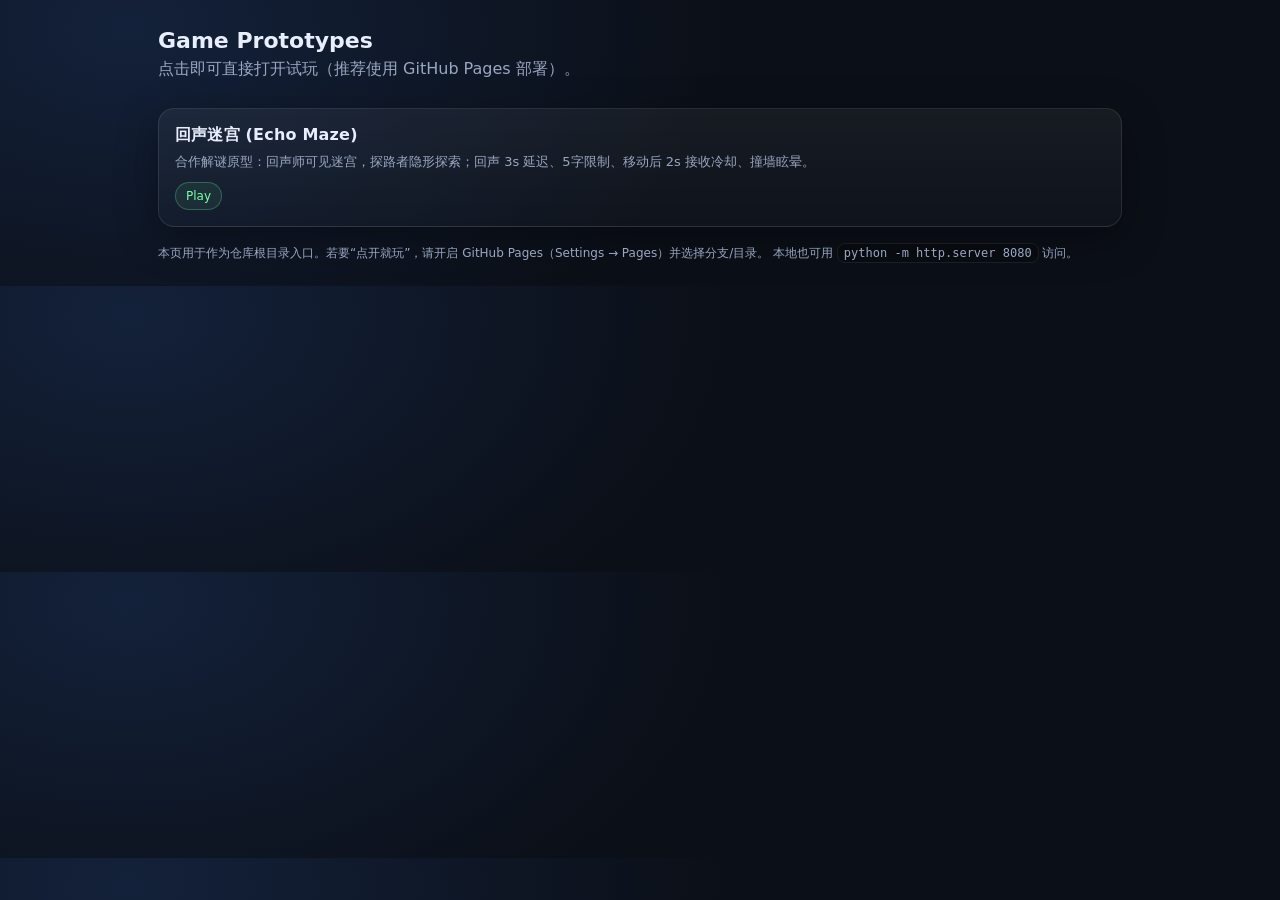
<file: index.html>
<!doctype html>
<html lang="zh-CN">
<head>
  <meta charset="UTF-8" />
  <meta name="viewport" content="width=device-width, initial-scale=1" />
  <title>ClawCenter | Game Prototypes</title>
  <style>
    :root{--bg:#0b0f17;--card:#0f1624;--text:#e8eefc;--muted:#9aa7c2;--line:#22304a;--accent:#79ffa8}
    *{box-sizing:border-box}
    body{margin:0;font-family:system-ui,-apple-system,Segoe UI,Roboto,Arial;background:radial-gradient(1100px 700px at 10% 10%, #13213a 0%, var(--bg) 55%),linear-gradient(180deg, rgba(255,255,255,.04), rgba(0,0,0,0));color:var(--text)}
    header{max-width:1000px;margin:0 auto;padding:28px 18px 10px}
    h1{margin:0 0 6px;font-size:22px}
    p{margin:0;color:var(--muted)}
    main{max-width:1000px;margin:0 auto;padding:18px;display:grid;grid-template-columns:repeat(auto-fit,minmax(260px,1fr));gap:14px}
    a.card{display:block;padding:16px 16px;border-radius:16px;text-decoration:none;color:var(--text);
      border:1px solid rgba(255,255,255,.10); background:linear-gradient(180deg, rgba(255,255,255,.05), rgba(255,255,255,.02));
      box-shadow: 0 12px 40px rgba(0,0,0,.35);
    }
    a.card:hover{border-color:rgba(255,255,255,.2)}
    .title{font-weight:900;letter-spacing:.2px}
    .desc{color:var(--muted);margin-top:6px;font-size:13px;line-height:1.5}
    .tag{display:inline-block;margin-top:10px;font-size:12px;color:var(--accent);border:1px solid rgba(121,255,168,.25);background:rgba(121,255,168,.08);padding:6px 10px;border-radius:999px}
    footer{max-width:1000px;margin:0 auto;padding:0 18px 24px;color:var(--muted);font-size:12px}
    code{background:rgba(0,0,0,.25);padding:2px 6px;border-radius:8px;border:1px solid rgba(255,255,255,.08)}
  </style>
</head>
<body>
  <header>
    <h1>Game Prototypes</h1>
    <p>点击即可直接打开试玩（推荐使用 GitHub Pages 部署）。</p>
  </header>
  <main>
    <a class="card" href="auto-coding/echo-maze/">
      <div class="title">回声迷宫 (Echo Maze)</div>
      <div class="desc">合作解谜原型：回声师可见迷宫，探路者隐形探索；回声 3s 延迟、5字限制、移动后 2s 接收冷却、撞墙眩晕。</div>
      <div class="tag">Play</div>
    </a>
  </main>
  <footer>
    本页用于作为仓库根目录入口。若要“点开就玩”，请开启 GitHub Pages（Settings → Pages）并选择分支/目录。
    本地也可用 <code>python -m http.server 8080</code> 访问。
  </footer>
</body>
</html>
</file>
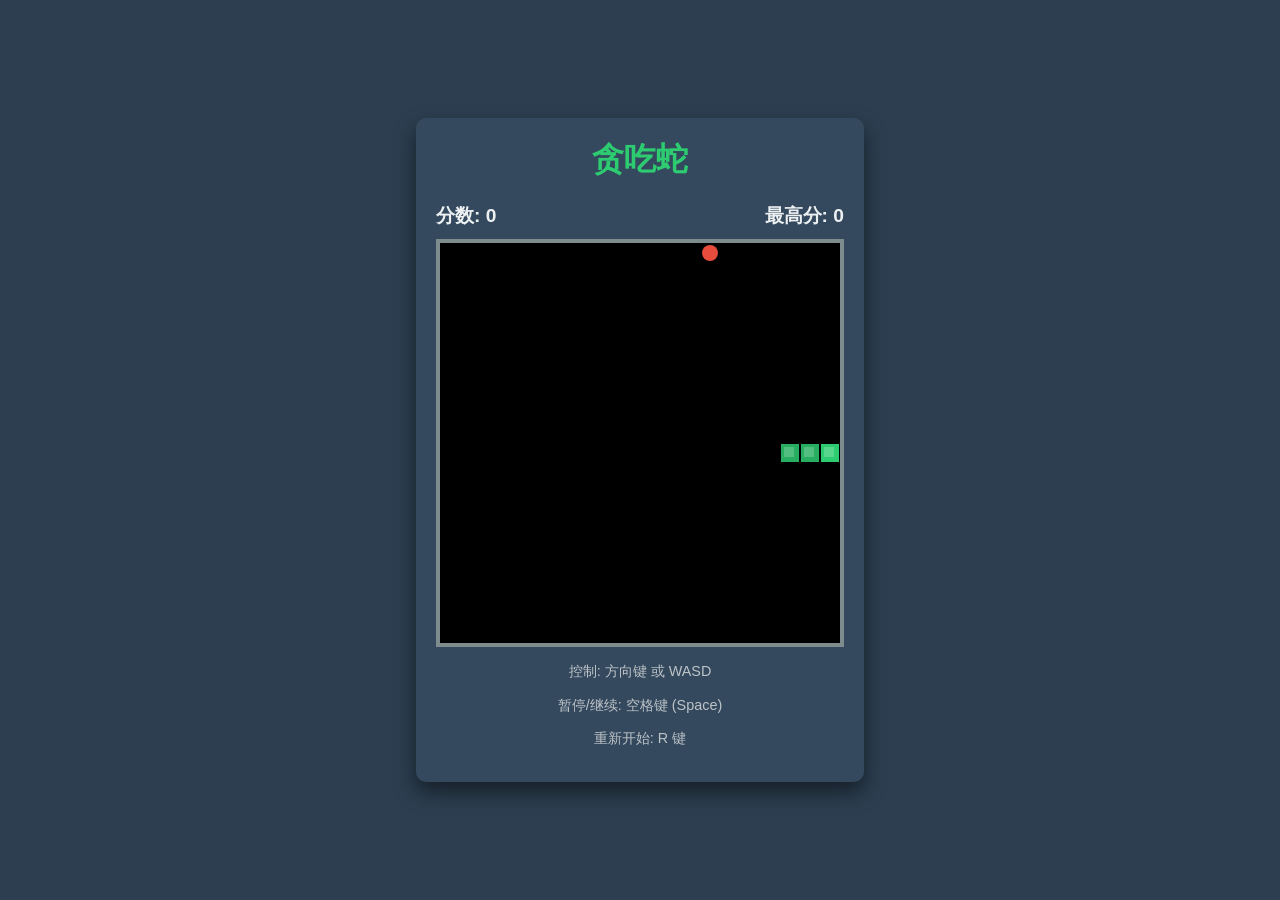
<file: snake-game/index.html>
<!DOCTYPE html>
<html lang="zh-CN">
<head>
    <meta charset="UTF-8">
    <meta name="viewport" content="width=device-width, initial-scale=1.0">
    <title>贪吃蛇 (Snake Game)</title>
    <link rel="stylesheet" href="style.css">
</head>
<body>
    <div class="game-container">
        <h1>贪吃蛇</h1>
        <div class="score-board">
            <span>分数: <span id="score">0</span></span>
            <span>最高分: <span id="high-score">0</span></span>
        </div>
        <canvas id="gameCanvas" width="400" height="400"></canvas>
        <div class="controls">
            <p>控制: 方向键 或 WASD</p>
            <p>暂停/继续: 空格键 (Space)</p>
            <p>重新开始: R 键</p>
        </div>
        <div id="game-over-modal" class="modal hidden">
            <div class="modal-content">
                <h2>游戏结束!</h2>
                <p>你的分数: <span id="final-score">0</span></p>
                <button id="restart-btn">重新开始 (R)</button>
            </div>
        </div>
    </div>
    <script src="game.js"></script>
</body>
</html>
</file>
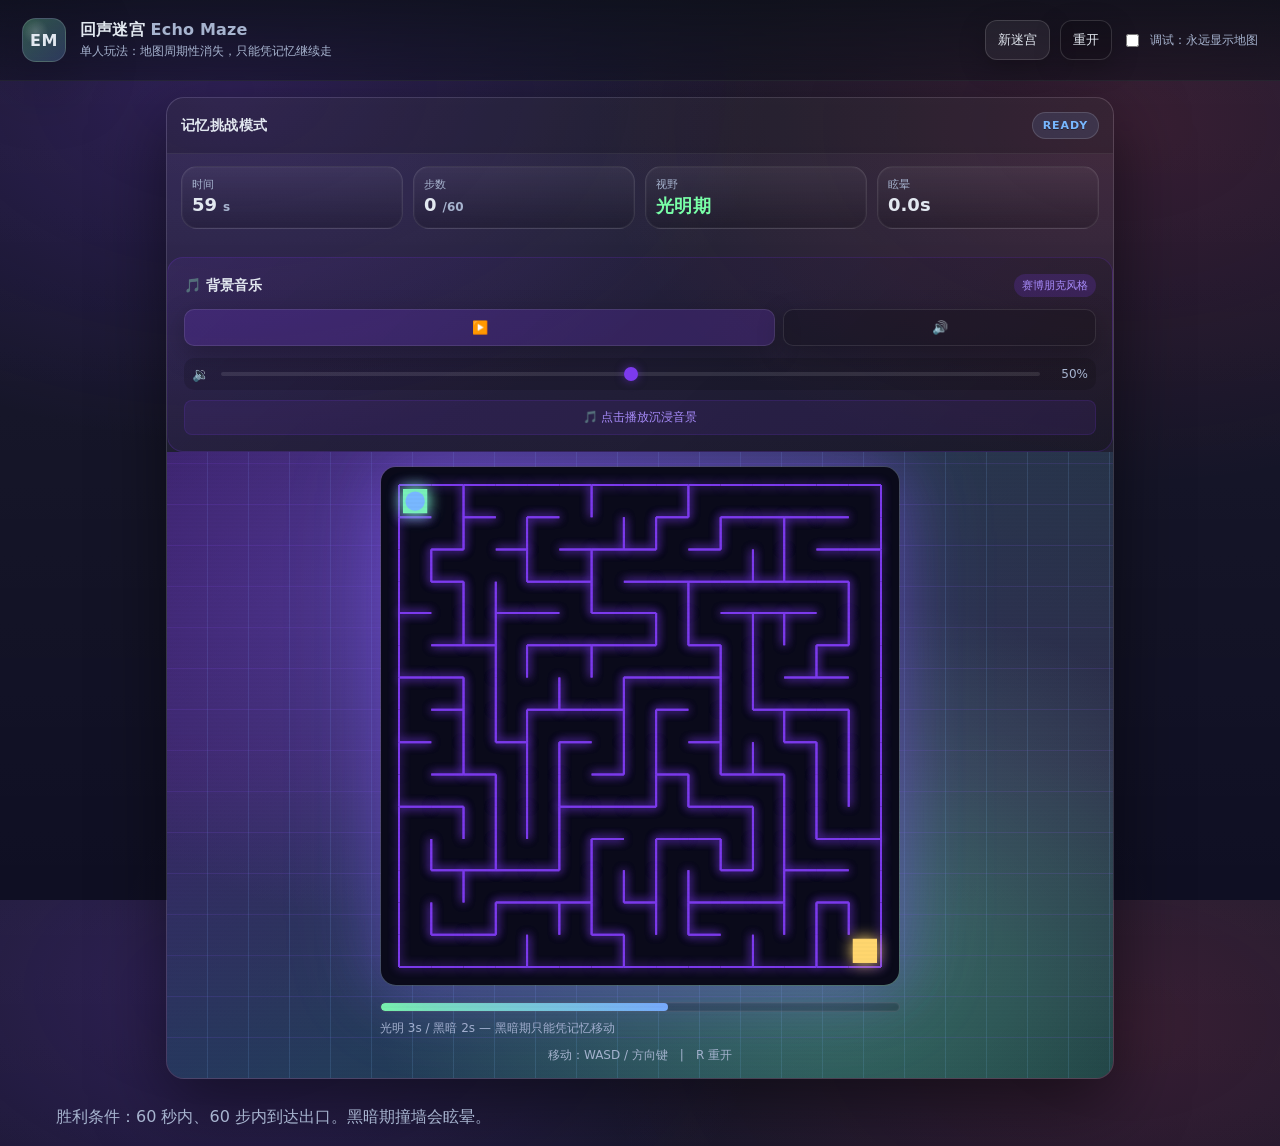
<file: auto-coding/echo-maze/index.html>
<!doctype html>
<html lang="zh-CN">
<head>
  <meta charset="UTF-8" />
  <meta name="viewport" content="width=device-width, initial-scale=1" />
  <title>Echo Maze | 回声迷宫 - 记忆挑战</title>
  <link rel="stylesheet" href="style.css" />
</head>
<body>
  <header class="topbar">
    <div class="brand">
      <div class="logo">EM</div>
      <div>
        <div class="title">回声迷宫 <span class="muted">Echo Maze</span></div>
        <div class="subtitle">单人玩法：地图周期性消失，只能凭记忆继续走</div>
      </div>
    </div>
    <div class="controls">
      <button id="btnNew">新迷宫</button>
      <button id="btnReset" class="secondary">重开</button>
      <label class="toggle">
        <input id="chkAssist" type="checkbox" />
        <span>调试：永远显示地图</span>
      </label>
    </div>
  </header>

  <main class="grid one">
    <section class="panel" id="panelSolo">
      <div class="panelHeader">
        <h2>记忆挑战模式</h2>
        <div class="badge neutral" id="runnerStatus">READY</div>
      </div>

      <div class="hud">
        <div class="hudItem"><div class="k">时间</div><div class="v"><span id="timeLeft">60</span><span class="unit">s</span></div></div>
        <div class="hudItem"><div class="k">步数</div><div class="v"><span id="steps">0</span><span class="unit">/60</span></div></div>
        <div class="hudItem"><div class="k">视野</div><div class="v"><span id="visMode" class="vis-mode visible">光明期</span></div></div>
        <div class="hudItem"><div class="k">眩晕</div><div class="v" id="stun">0.0s</div></div>
      </div>

      <!-- 音乐控制面板 -->
      <div class="music-controls">
        <div class="music-header">
          <span class="music-label">🎵 背景音乐</span>
          <span class="music-mode" id="musicModeBadge">赛博朋克风格</span>
        </div>
        <div class="music-buttons">
          <button id="btnMusicToggle" class="music-btn" title="播放/暂停">
            <span id="musicIcon">▶️</span>
          </button>
          <button id="btnMusicMute" class="music-btn secondary" title="静音">
            <span id="muteIcon">🔊</span>
          </button>
        </div>
        <div class="volume-control">
          <span class="volume-icon">🔉</span>
          <input type="range" id="volumeSlider" min="0" max="100" value="50" class="volume-slider">
          <span id="volumeValue" class="volume-value">50%</span>
        </div>
        <div class="music-status" id="musicStatus">🎵 点击播放沉浸音景</div>
      </div>

      <div class="canvasWrap">
        <canvas id="gameCanvas" width="520" height="520"></canvas>

        <div class="visBarWrap" aria-label="visibility bar">
          <div class="visBarTrack"><div id="visBar" class="visBar"></div></div>
          <div class="visHint">光明 3s / 黑暗 2s — 黑暗期只能凭记忆移动</div>
        </div>

        <div class="hint">移动：WASD / 方向键　|　R 重开</div>
      </div>
    </section>
  </main>

  <footer class="footer">
    <div class="muted">胜利条件：60 秒内、60 步内到达出口。黑暗期撞墙会眩晕。</div>
  </footer>

  <script defer src="music.js"></script>
  <script defer src="memory-game.js"></script>
</body>
</html>
</file>
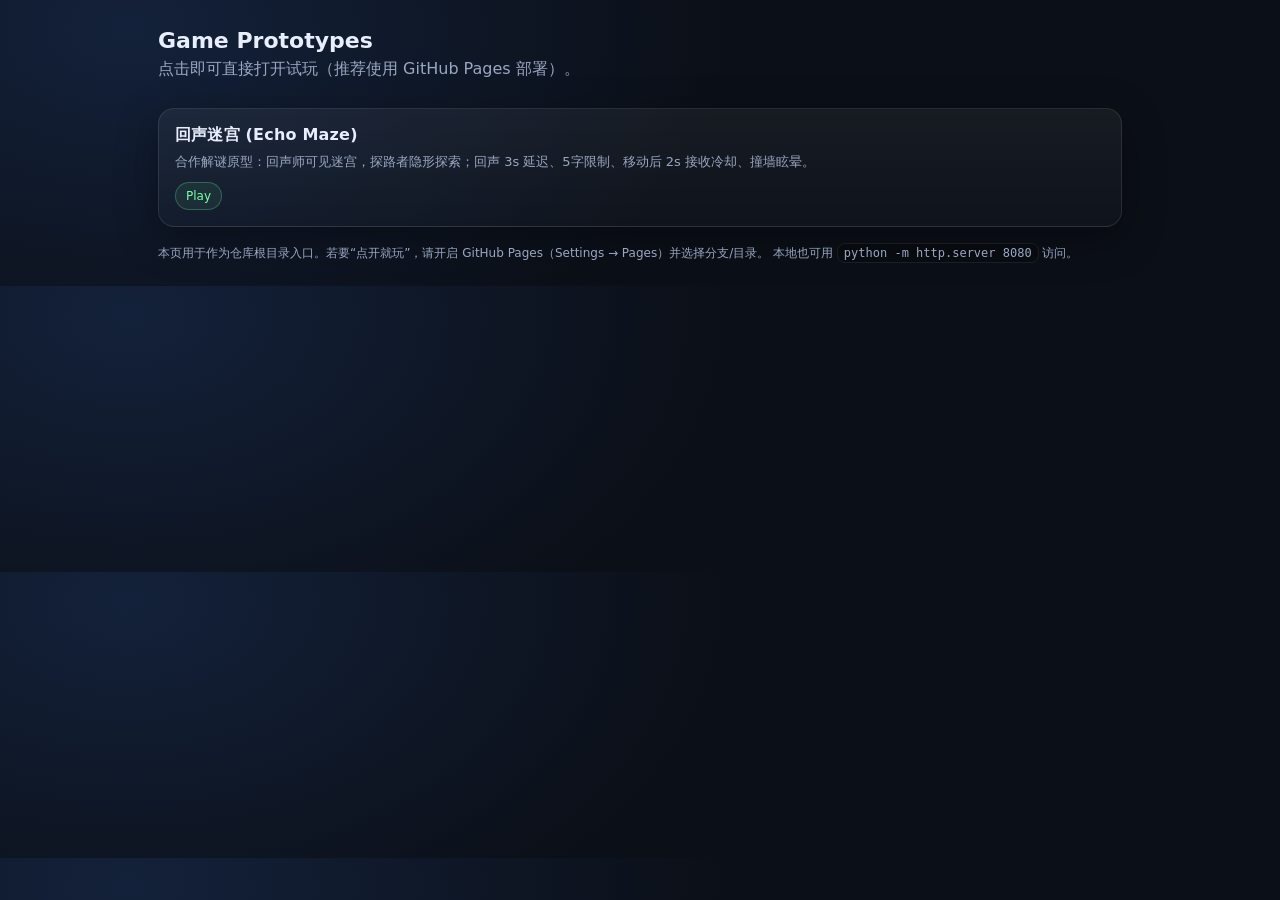
<file: echo-maze.html>
<!doctype html>
<html lang="zh-CN">
<head>
  <meta charset="UTF-8" />
  <meta name="viewport" content="width=device-width, initial-scale=1" />
  <title>回声迷宫 | Echo Maze</title>
  <style>
    :root{--bg:#0b0f17;--card:#0f1624;--text:#e8eefc;--muted:#9aa7c2;--line:#22304a;--accent:#79ffa8}
    *{box-sizing:border-box}
    body{margin:0;font-family:system-ui,-apple-system,Segoe UI,Roboto,Arial;background:radial-gradient(1100px 700px at 10% 10%, #13213a 0%, var(--bg) 55%),linear-gradient(180deg, rgba(255,255,255,.04), rgba(0,0,0,0));color:var(--text)}
    header{max-width:1000px;margin:0 auto;padding:28px 18px 10px}
    h1{margin:0 0 6px;font-size:22px}
    p{margin:0;color:var(--muted)}
    main{max-width:1000px;margin:0 auto;padding:18px;display:grid;grid-template-columns:repeat(auto-fit,minmax(260px,1fr));gap:14px}
    a.card{display:block;padding:16px 16px;border-radius:16px;text-decoration:none;color:var(--text);
      border:1px solid rgba(255,255,255,.10); background:linear-gradient(180deg, rgba(255,255,255,.05), rgba(255,255,255,.02));
      box-shadow: 0 12px 40px rgba(0,0,0,.35);
    }
    a.card:hover{border-color:rgba(255,255,255,.2)}
    .title{font-weight:900;letter-spacing:.2px}
    .desc{color:var(--muted);margin-top:6px;font-size:13px;line-height:1.5}
    .tag{display:inline-block;margin-top:10px;font-size:12px;color:var(--accent);border:1px solid rgba(121,255,168,.25);background:rgba(121,255,168,.08);padding:6px 10px;border-radius:999px}
    footer{max-width:1000px;margin:0 auto;padding:0 18px 24px;color:var(--muted);font-size:12px}
    code{background:rgba(0,0,0,.25);padding:2px 6px;border-radius:8px;border:1px solid rgba(255,255,255,.08)}
  </style>
</head>
<body>
  <header>
    <h1>Game Prototypes</h1>
    <p>点击即可直接打开试玩（推荐使用 GitHub Pages 部署）。</p>
  </header>
  <main>
    <a class="card" href="auto-coding/echo-maze/">
      <div class="title">回声迷宫 (Echo Maze)</div>
      <div class="desc">合作解谜原型：回声师可见迷宫，探路者隐形探索；回声 3s 延迟、5字限制、移动后 2s 接收冷却、撞墙眩晕。</div>
      <div class="tag">Play</div>
    </a>
  </main>
  <footer>
    本页用于作为仓库根目录入口。若要“点开就玩”，请开启 GitHub Pages（Settings → Pages）并选择分支/目录。
    本地也可用 <code>python -m http.server 8080</code> 访问。
  </footer>
</body>
</html>
</file>
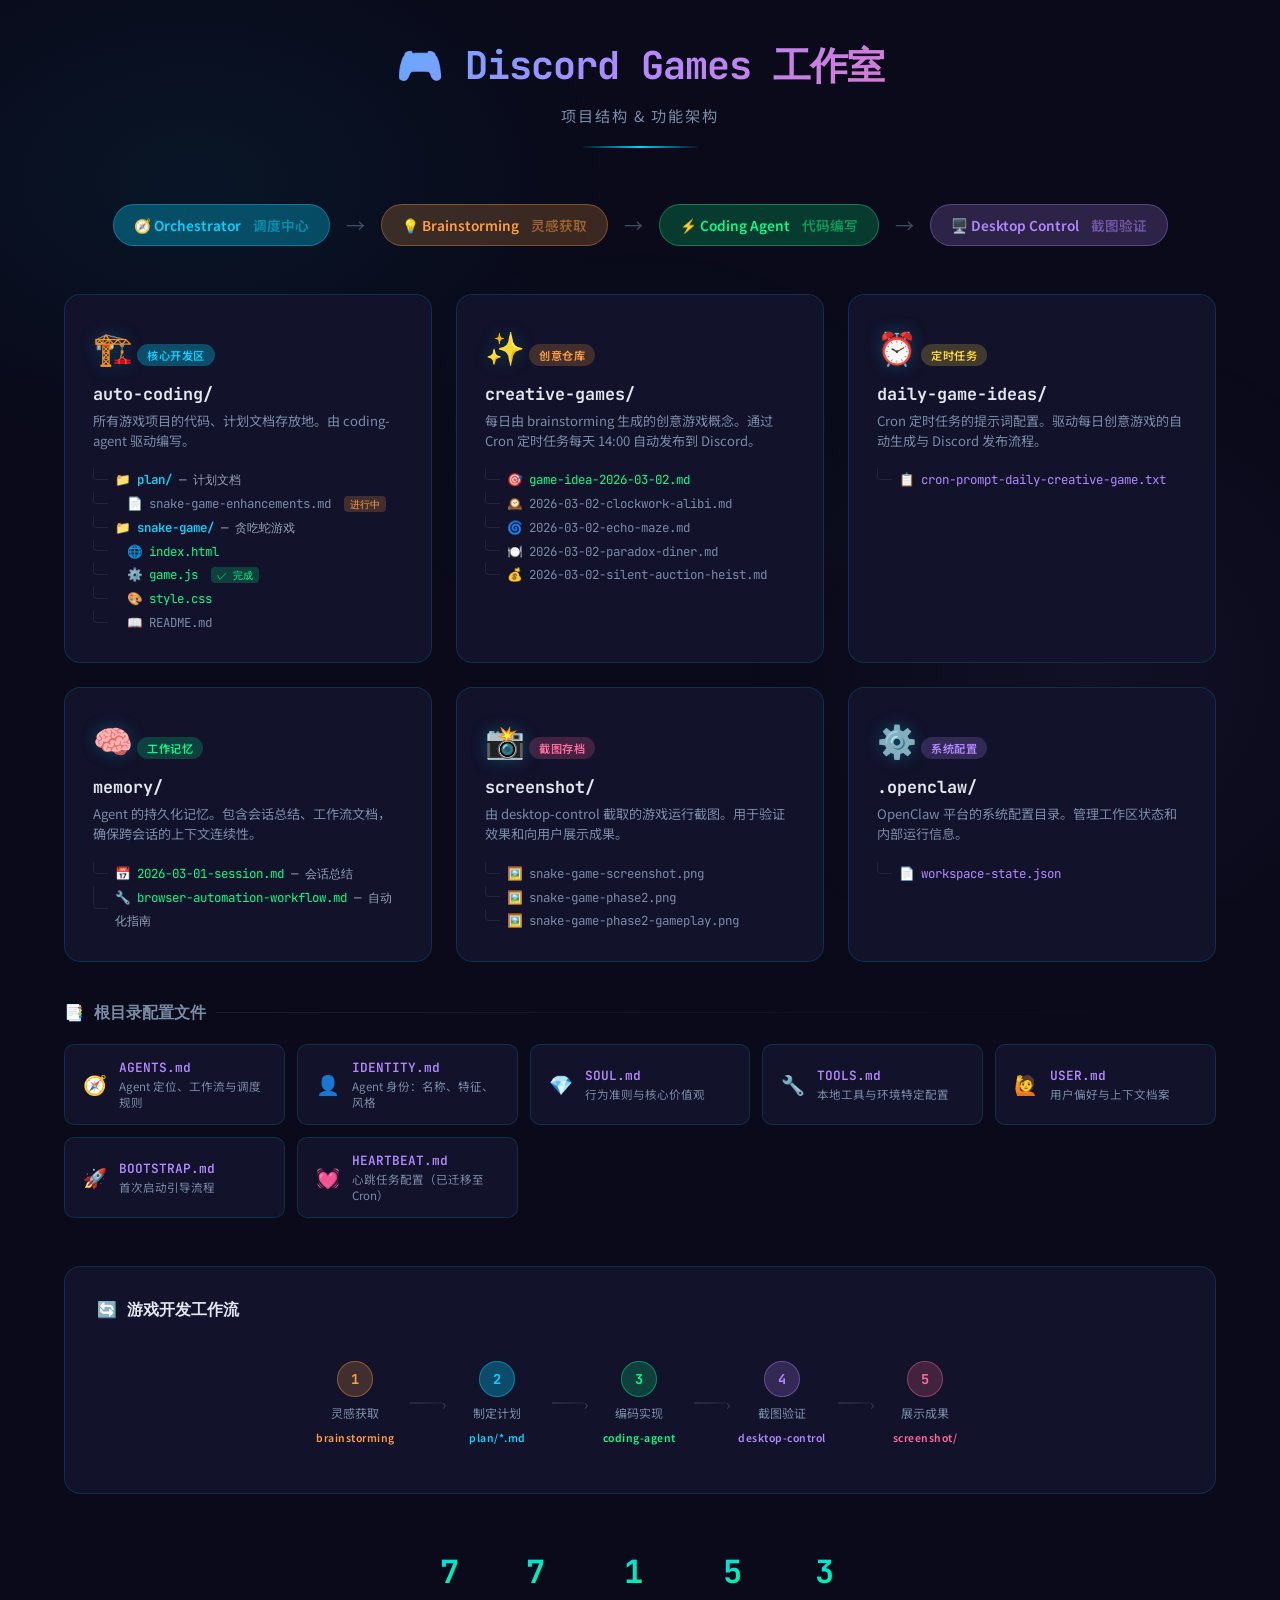
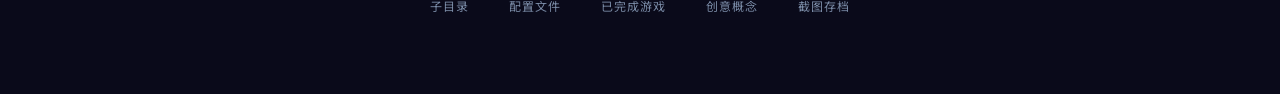
<file: project-structure.html>
<!DOCTYPE html>
<html lang="zh-CN">
<head>
<meta charset="UTF-8">
<meta name="viewport" content="width=device-width, initial-scale=1.0">
<title>🎮 Discord Games 工作室 - 项目结构</title>
<link href="https://fonts.googleapis.com/css2?family=JetBrains+Mono:wght@400;600;700&family=Noto+Sans+SC:wght@300;400;600;700&display=swap" rel="stylesheet">
<style>
  :root {
    --bg-deep: #0a0a1a;
    --bg-card: #12122a;
    --bg-card-hover: #1a1a3a;
    --border-glow: rgba(0, 212, 255, 0.15);
    --cyan: #00d4ff;
    --cyan-dim: rgba(0, 212, 255, 0.3);
    --green: #00ff88;
    --green-dim: rgba(0, 255, 136, 0.2);
    --purple: #b388ff;
    --purple-dim: rgba(179, 136, 255, 0.2);
    --orange: #ff9f43;
    --orange-dim: rgba(255, 159, 67, 0.2);
    --pink: #ff6b9d;
    --pink-dim: rgba(255, 107, 157, 0.2);
    --yellow: #ffd93d;
    --yellow-dim: rgba(255, 217, 61, 0.2);
    --text: #e2e8f0;
    --text-dim: #7a8ba6;
    --text-label: #94a3b8;
    --radius: 16px;
    --radius-sm: 10px;
  }

  * { margin: 0; padding: 0; box-sizing: border-box; }

  body {
    background: var(--bg-deep);
    color: var(--text);
    font-family: 'Noto Sans SC', sans-serif;
    min-height: 100vh;
    overflow-x: hidden;
  }

  /* ── ambient background ── */
  body::before {
    content: '';
    position: fixed;
    inset: 0;
    background:
      radial-gradient(ellipse 600px 400px at 15% 20%, rgba(0,212,255,.06) 0%, transparent 70%),
      radial-gradient(ellipse 500px 500px at 85% 75%, rgba(179,136,255,.05) 0%, transparent 70%),
      radial-gradient(ellipse 400px 300px at 50% 50%, rgba(0,255,136,.03) 0%, transparent 70%);
    pointer-events: none;
    z-index: 0;
  }

  .container {
    max-width: 1200px;
    margin: 0 auto;
    padding: 40px 24px 80px;
    position: relative;
    z-index: 1;
  }

  /* ── header ── */
  .header {
    text-align: center;
    margin-bottom: 56px;
    animation: fadeInDown .8s ease;
  }

  .header h1 {
    font-family: 'JetBrains Mono', monospace;
    font-size: 2.4rem;
    font-weight: 700;
    background: linear-gradient(135deg, var(--cyan), var(--purple), var(--pink));
    -webkit-background-clip: text;
    -webkit-text-fill-color: transparent;
    background-clip: text;
    letter-spacing: -1px;
    margin-bottom: 12px;
  }

  .header .subtitle {
    font-size: .95rem;
    color: var(--text-dim);
    letter-spacing: 2px;
    text-transform: uppercase;
  }

  .header .divider {
    width: 120px;
    height: 2px;
    margin: 20px auto 0;
    background: linear-gradient(90deg, transparent, var(--cyan), transparent);
    border-radius: 2px;
  }

  /* ── agent flow ── */
  .agent-flow {
    display: flex;
    justify-content: center;
    align-items: center;
    gap: 16px;
    margin-bottom: 48px;
    flex-wrap: wrap;
    animation: fadeInUp .8s ease .2s both;
  }

  .agent-chip {
    display: flex;
    align-items: center;
    gap: 8px;
    padding: 10px 20px;
    border-radius: 100px;
    font-size: .85rem;
    font-weight: 600;
    border: 1.5px solid;
    backdrop-filter: blur(8px);
    transition: all .3s ease;
    cursor: default;
  }

  .agent-chip:hover { transform: translateY(-2px); }

  .agent-chip.brainstorm {
    background: var(--orange-dim);
    border-color: rgba(255,159,67,.35);
    color: var(--orange);
  }
  .agent-chip.coding {
    background: var(--green-dim);
    border-color: rgba(0,255,136,.35);
    color: var(--green);
  }
  .agent-chip.desktop {
    background: var(--purple-dim);
    border-color: rgba(179,136,255,.35);
    color: var(--purple);
  }
  .agent-chip.orchestrator {
    background: var(--cyan-dim);
    border-color: rgba(0,212,255,.35);
    color: var(--cyan);
  }

  .flow-arrow {
    color: var(--text-dim);
    font-size: 1.2rem;
    opacity: .5;
  }

  /* ── card grid ── */
  .grid {
    display: grid;
    grid-template-columns: repeat(auto-fill, minmax(340px, 1fr));
    gap: 24px;
  }

  .card {
    background: var(--bg-card);
    border: 1px solid var(--border-glow);
    border-radius: var(--radius);
    padding: 28px;
    position: relative;
    overflow: hidden;
    transition: all .4s cubic-bezier(.25,.8,.25,1);
    animation: fadeInUp .6s ease both;
  }

  .card::before {
    content: '';
    position: absolute;
    top: 0; left: 0; right: 0;
    height: 3px;
    border-radius: var(--radius) var(--radius) 0 0;
    opacity: 0;
    transition: opacity .4s ease;
  }

  .card:hover {
    transform: translateY(-4px);
    border-color: rgba(0,212,255,.3);
    box-shadow: 0 12px 40px rgba(0,0,0,.4), 0 0 30px rgba(0,212,255,.06);
  }

  .card:hover::before { opacity: 1; }

  .card:nth-child(1) { animation-delay: .1s; }
  .card:nth-child(2) { animation-delay: .2s; }
  .card:nth-child(3) { animation-delay: .3s; }
  .card:nth-child(4) { animation-delay: .4s; }
  .card:nth-child(5) { animation-delay: .5s; }
  .card:nth-child(6) { animation-delay: .6s; }

  .card.cyan::before    { background: linear-gradient(90deg, var(--cyan), transparent); }
  .card.green::before   { background: linear-gradient(90deg, var(--green), transparent); }
  .card.purple::before  { background: linear-gradient(90deg, var(--purple), transparent); }
  .card.orange::before  { background: linear-gradient(90deg, var(--orange), transparent); }
  .card.pink::before    { background: linear-gradient(90deg, var(--pink), transparent); }
  .card.yellow::before  { background: linear-gradient(90deg, var(--yellow), transparent); }

  .card-icon {
    font-size: 2rem;
    margin-bottom: 14px;
    display: inline-block;
    filter: drop-shadow(0 0 8px rgba(0,212,255,.25));
  }

  .card-title {
    font-family: 'JetBrains Mono', monospace;
    font-size: 1.05rem;
    font-weight: 700;
    margin-bottom: 6px;
    display: flex;
    align-items: center;
    gap: 8px;
  }

  .card-desc {
    font-size: .82rem;
    color: var(--text-dim);
    margin-bottom: 18px;
    line-height: 1.5;
  }

  /* tag */
  .tag {
    display: inline-block;
    font-size: .7rem;
    font-weight: 600;
    padding: 3px 10px;
    border-radius: 100px;
    letter-spacing: .5px;
    margin-bottom: 14px;
  }

  .tag.core     { background: var(--cyan-dim);   color: var(--cyan); }
  .tag.creative { background: var(--orange-dim); color: var(--orange); }
  .tag.system   { background: var(--purple-dim); color: var(--purple); }
  .tag.data     { background: var(--green-dim);  color: var(--green); }
  .tag.media    { background: var(--pink-dim);   color: var(--pink); }
  .tag.config   { background: var(--yellow-dim); color: var(--yellow); }

  /* file tree inside card */
  .tree {
    list-style: none;
    font-family: 'JetBrains Mono', monospace;
    font-size: .78rem;
    line-height: 1.9;
  }

  .tree li {
    position: relative;
    padding-left: 22px;
    color: var(--text-label);
  }

  .tree li::before {
    content: '';
    position: absolute;
    left: 0; top: 0; bottom: 50%;
    width: 14px;
    border-left: 1.5px solid rgba(255,255,255,.08);
    border-bottom: 1.5px solid rgba(255,255,255,.08);
    border-radius: 0 0 0 4px;
  }

  .tree li:last-child::after {
    content: '';
    position: absolute;
    left: 0; top: 50%; bottom: 0;
    width: 1px;
    background: var(--bg-card);
  }

  .tree .icon { margin-right: 6px; font-style: normal; }

  .tree .folder { color: var(--cyan); font-weight: 600; }
  .tree .file   { color: var(--text-dim); }
  .tree .file-hl { color: var(--green); }
  .tree .file-cfg { color: var(--purple); }

  .tree .badge {
    font-size: .65rem;
    padding: 1px 6px;
    border-radius: 4px;
    margin-left: 6px;
    vertical-align: middle;
  }

  .tree .badge-done {
    background: var(--green-dim);
    color: var(--green);
  }
  .tree .badge-wip {
    background: var(--orange-dim);
    color: var(--orange);
  }

  /* ── config files section ── */
  .config-section {
    margin-top: 40px;
    animation: fadeInUp .6s ease .7s both;
  }

  .config-title {
    font-family: 'JetBrains Mono', monospace;
    font-size: 1rem;
    font-weight: 600;
    color: var(--text-dim);
    margin-bottom: 20px;
    display: flex;
    align-items: center;
    gap: 10px;
  }

  .config-title::after {
    content: '';
    flex: 1;
    height: 1px;
    background: linear-gradient(90deg, rgba(255,255,255,.08), transparent);
  }

  .config-grid {
    display: grid;
    grid-template-columns: repeat(auto-fill, minmax(220px, 1fr));
    gap: 12px;
  }

  .config-item {
    display: flex;
    align-items: center;
    gap: 12px;
    padding: 14px 18px;
    background: var(--bg-card);
    border: 1px solid var(--border-glow);
    border-radius: var(--radius-sm);
    font-size: .82rem;
    transition: all .3s ease;
    cursor: default;
  }

  .config-item:hover {
    border-color: rgba(179,136,255,.3);
    transform: translateX(4px);
    background: var(--bg-card-hover);
  }

  .config-item .cfg-icon {
    font-size: 1.2rem;
    flex-shrink: 0;
  }

  .config-item .cfg-name {
    font-family: 'JetBrains Mono', monospace;
    font-weight: 600;
    color: var(--purple);
    font-size: .8rem;
  }

  .config-item .cfg-desc {
    font-size: .72rem;
    color: var(--text-dim);
    margin-top: 2px;
  }

  /* ── footer stats ── */
  .stats {
    display: flex;
    justify-content: center;
    gap: 40px;
    margin-top: 56px;
    flex-wrap: wrap;
    animation: fadeInUp .6s ease .9s both;
  }

  .stat {
    text-align: center;
  }

  .stat-value {
    font-family: 'JetBrains Mono', monospace;
    font-size: 2rem;
    font-weight: 700;
    background: linear-gradient(135deg, var(--cyan), var(--green));
    -webkit-background-clip: text;
    -webkit-text-fill-color: transparent;
    background-clip: text;
  }

  .stat-label {
    font-size: .75rem;
    color: var(--text-dim);
    letter-spacing: 1px;
    text-transform: uppercase;
    margin-top: 4px;
  }

  /* ── floating particles ── */
  .particles {
    position: fixed;
    inset: 0;
    pointer-events: none;
    z-index: 0;
    overflow: hidden;
  }

  .particle {
    position: absolute;
    width: 3px;
    height: 3px;
    border-radius: 50%;
    opacity: 0;
    animation: float linear infinite;
  }

  @keyframes float {
    0%   { opacity: 0; transform: translateY(100vh) scale(0); }
    10%  { opacity: 1; }
    90%  { opacity: 1; }
    100% { opacity: 0; transform: translateY(-20vh) scale(1); }
  }

  @keyframes fadeInDown {
    from { opacity: 0; transform: translateY(-30px); }
    to   { opacity: 1; transform: translateY(0); }
  }

  @keyframes fadeInUp {
    from { opacity: 0; transform: translateY(30px); }
    to   { opacity: 1; transform: translateY(0); }
  }

  /* ── workflow ribbon ── */
  .workflow {
    margin-top: 48px;
    padding: 32px;
    background: var(--bg-card);
    border: 1px solid var(--border-glow);
    border-radius: var(--radius);
    animation: fadeInUp .6s ease .8s both;
  }

  .workflow h3 {
    font-family: 'JetBrains Mono', monospace;
    font-size: 1rem;
    margin-bottom: 24px;
    color: var(--text);
  }

  .flow-steps {
    display: flex;
    align-items: center;
    gap: 0;
    flex-wrap: wrap;
    justify-content: center;
  }

  .flow-step {
    display: flex;
    flex-direction: column;
    align-items: center;
    gap: 8px;
    min-width: 110px;
    padding: 16px 12px;
    transition: transform .3s ease;
  }

  .flow-step:hover { transform: scale(1.08); }

  .flow-step .step-num {
    width: 36px;
    height: 36px;
    display: flex;
    align-items: center;
    justify-content: center;
    border-radius: 50%;
    font-family: 'JetBrains Mono', monospace;
    font-weight: 700;
    font-size: .85rem;
  }

  .flow-step:nth-child(1) .step-num { background: var(--orange-dim); color: var(--orange); border: 1.5px solid rgba(255,159,67,.4); }
  .flow-step:nth-child(3) .step-num { background: var(--cyan-dim); color: var(--cyan); border: 1.5px solid rgba(0,212,255,.4); }
  .flow-step:nth-child(5) .step-num { background: var(--green-dim); color: var(--green); border: 1.5px solid rgba(0,255,136,.4); }
  .flow-step:nth-child(7) .step-num { background: var(--purple-dim); color: var(--purple); border: 1.5px solid rgba(179,136,255,.4); }
  .flow-step:nth-child(9) .step-num { background: var(--pink-dim); color: var(--pink); border: 1.5px solid rgba(255,107,157,.4); }

  .flow-step .step-label {
    font-size: .75rem;
    color: var(--text-dim);
    text-align: center;
    line-height: 1.4;
  }

  .flow-step .step-agent {
    font-size: .65rem;
    font-weight: 600;
    letter-spacing: .5px;
  }

  .flow-connector {
    width: 32px;
    height: 2px;
    background: linear-gradient(90deg, rgba(255,255,255,.1), rgba(255,255,255,.04));
    flex-shrink: 0;
    position: relative;
  }

  .flow-connector::after {
    content: '›';
    position: absolute;
    right: -4px;
    top: -9px;
    color: var(--text-dim);
    font-size: .9rem;
    opacity: .4;
  }

  /* ── responsive ── */
  @media (max-width: 768px) {
    .header h1 { font-size: 1.6rem; }
    .grid { grid-template-columns: 1fr; }
    .config-grid { grid-template-columns: 1fr; }
    .agent-flow { gap: 8px; }
    .flow-connector { width: 16px; }
  }
</style>
</head>
<body>

<!-- ambient particles -->
<div class="particles" id="particles"></div>

<div class="container">

  <!-- Header -->
  <header class="header">
    <h1>🎮 Discord Games 工作室</h1>
    <div class="subtitle">项目结构 &amp; 功能架构</div>
    <div class="divider"></div>
  </header>

  <!-- Agent Role Flow -->
  <div class="agent-flow">
    <div class="agent-chip orchestrator">🧭 Orchestrator<span style="opacity:.5;margin-left:4px">调度中心</span></div>
    <span class="flow-arrow">→</span>
    <div class="agent-chip brainstorm">💡 Brainstorming<span style="opacity:.5;margin-left:4px">灵感获取</span></div>
    <span class="flow-arrow">→</span>
    <div class="agent-chip coding">⚡ Coding Agent<span style="opacity:.5;margin-left:4px">代码编写</span></div>
    <span class="flow-arrow">→</span>
    <div class="agent-chip desktop">🖥️ Desktop Control<span style="opacity:.5;margin-left:4px">截图验证</span></div>
  </div>

  <!-- Main folder cards -->
  <div class="grid">

    <!-- auto-coding -->
    <div class="card cyan">
      <div class="card-icon">🏗️</div>
      <span class="tag core">核心开发区</span>
      <div class="card-title">auto-coding/</div>
      <div class="card-desc">所有游戏项目的代码、计划文档存放地。由 coding-agent 驱动编写。</div>
      <ul class="tree">
        <li><i class="icon">📁</i><span class="folder">plan/</span> — 计划文档</li>
        <li>&emsp;<i class="icon">📄</i><span class="file">snake-game-enhancements.md</span> <span class="badge badge-wip">进行中</span></li>
        <li><i class="icon">📁</i><span class="folder">snake-game/</span> — 贪吃蛇游戏</li>
        <li>&emsp;<i class="icon">🌐</i><span class="file-hl">index.html</span></li>
        <li>&emsp;<i class="icon">⚙️</i><span class="file-hl">game.js</span> <span class="badge badge-done">✓ 完成</span></li>
        <li>&emsp;<i class="icon">🎨</i><span class="file-hl">style.css</span></li>
        <li>&emsp;<i class="icon">📖</i><span class="file">README.md</span></li>
      </ul>
    </div>

    <!-- creative-games -->
    <div class="card orange">
      <div class="card-icon">✨</div>
      <span class="tag creative">创意仓库</span>
      <div class="card-title">creative-games/</div>
      <div class="card-desc">每日由 brainstorming 生成的创意游戏概念。通过 Cron 定时任务每天 14:00 自动发布到 Discord。</div>
      <ul class="tree">
        <li><i class="icon">🎯</i><span class="file-hl">game-idea-2026-03-02.md</span></li>
        <li><i class="icon">🕰️</i><span class="file">2026-03-02-clockwork-alibi.md</span></li>
        <li><i class="icon">🌀</i><span class="file">2026-03-02-echo-maze.md</span></li>
        <li><i class="icon">🍽️</i><span class="file">2026-03-02-paradox-diner.md</span></li>
        <li><i class="icon">💰</i><span class="file">2026-03-02-silent-auction-heist.md</span></li>
      </ul>
    </div>

    <!-- daily-game-ideas -->
    <div class="card yellow">
      <div class="card-icon">⏰</div>
      <span class="tag config">定时任务</span>
      <div class="card-title">daily-game-ideas/</div>
      <div class="card-desc">Cron 定时任务的提示词配置。驱动每日创意游戏的自动生成与 Discord 发布流程。</div>
      <ul class="tree">
        <li><i class="icon">📋</i><span class="file-cfg">cron-prompt-daily-creative-game.txt</span></li>
      </ul>
    </div>

    <!-- memory -->
    <div class="card green">
      <div class="card-icon">🧠</div>
      <span class="tag data">工作记忆</span>
      <div class="card-title">memory/</div>
      <div class="card-desc">Agent 的持久化记忆。包含会话总结、工作流文档，确保跨会话的上下文连续性。</div>
      <ul class="tree">
        <li><i class="icon">📅</i><span class="file-hl">2026-03-01-session.md</span> — 会话总结</li>
        <li><i class="icon">🔧</i><span class="file-hl">browser-automation-workflow.md</span> — 自动化指南</li>
      </ul>
    </div>

    <!-- screenshot -->
    <div class="card pink">
      <div class="card-icon">📸</div>
      <span class="tag media">截图存档</span>
      <div class="card-title">screenshot/</div>
      <div class="card-desc">由 desktop-control 截取的游戏运行截图。用于验证效果和向用户展示成果。</div>
      <ul class="tree">
        <li><i class="icon">🖼️</i><span class="file">snake-game-screenshot.png</span></li>
        <li><i class="icon">🖼️</i><span class="file">snake-game-phase2.png</span></li>
        <li><i class="icon">🖼️</i><span class="file">snake-game-phase2-gameplay.png</span></li>
      </ul>
    </div>

    <!-- .openclaw -->
    <div class="card purple">
      <div class="card-icon">⚙️</div>
      <span class="tag system">系统配置</span>
      <div class="card-title">.openclaw/</div>
      <div class="card-desc">OpenClaw 平台的系统配置目录。管理工作区状态和内部运行信息。</div>
      <ul class="tree">
        <li><i class="icon">📄</i><span class="file-cfg">workspace-state.json</span></li>
      </ul>
    </div>

  </div>

  <!-- Root config files -->
  <div class="config-section">
    <div class="config-title">📑 根目录配置文件</div>
    <div class="config-grid">
      <div class="config-item">
        <span class="cfg-icon">🧭</span>
        <div>
          <div class="cfg-name">AGENTS.md</div>
          <div class="cfg-desc">Agent 定位、工作流与调度规则</div>
        </div>
      </div>
      <div class="config-item">
        <span class="cfg-icon">👤</span>
        <div>
          <div class="cfg-name">IDENTITY.md</div>
          <div class="cfg-desc">Agent 身份：名称、特征、风格</div>
        </div>
      </div>
      <div class="config-item">
        <span class="cfg-icon">💎</span>
        <div>
          <div class="cfg-name">SOUL.md</div>
          <div class="cfg-desc">行为准则与核心价值观</div>
        </div>
      </div>
      <div class="config-item">
        <span class="cfg-icon">🔧</span>
        <div>
          <div class="cfg-name">TOOLS.md</div>
          <div class="cfg-desc">本地工具与环境特定配置</div>
        </div>
      </div>
      <div class="config-item">
        <span class="cfg-icon">🙋</span>
        <div>
          <div class="cfg-name">USER.md</div>
          <div class="cfg-desc">用户偏好与上下文档案</div>
        </div>
      </div>
      <div class="config-item">
        <span class="cfg-icon">🚀</span>
        <div>
          <div class="cfg-name">BOOTSTRAP.md</div>
          <div class="cfg-desc">首次启动引导流程</div>
        </div>
      </div>
      <div class="config-item">
        <span class="cfg-icon">💓</span>
        <div>
          <div class="cfg-name">HEARTBEAT.md</div>
          <div class="cfg-desc">心跳任务配置（已迁移至 Cron）</div>
        </div>
      </div>
    </div>
  </div>

  <!-- Workflow -->
  <div class="workflow">
    <h3>🔄 游戏开发工作流</h3>
    <div class="flow-steps">
      <div class="flow-step">
        <div class="step-num">1</div>
        <div class="step-label">灵感获取</div>
        <div class="step-agent" style="color:var(--orange)">brainstorming</div>
      </div>
      <div class="flow-connector"></div>
      <div class="flow-step">
        <div class="step-num">2</div>
        <div class="step-label">制定计划</div>
        <div class="step-agent" style="color:var(--cyan)">plan/*.md</div>
      </div>
      <div class="flow-connector"></div>
      <div class="flow-step">
        <div class="step-num">3</div>
        <div class="step-label">编码实现</div>
        <div class="step-agent" style="color:var(--green)">coding-agent</div>
      </div>
      <div class="flow-connector"></div>
      <div class="flow-step">
        <div class="step-num">4</div>
        <div class="step-label">截图验证</div>
        <div class="step-agent" style="color:var(--purple)">desktop-control</div>
      </div>
      <div class="flow-connector"></div>
      <div class="flow-step">
        <div class="step-num">5</div>
        <div class="step-label">展示成果</div>
        <div class="step-agent" style="color:var(--pink)">screenshot/</div>
      </div>
    </div>
  </div>

  <!-- Stats -->
  <div class="stats">
    <div class="stat">
      <div class="stat-value">7</div>
      <div class="stat-label">子目录</div>
    </div>
    <div class="stat">
      <div class="stat-value">7</div>
      <div class="stat-label">配置文件</div>
    </div>
    <div class="stat">
      <div class="stat-value">1</div>
      <div class="stat-label">已完成游戏</div>
    </div>
    <div class="stat">
      <div class="stat-value">5</div>
      <div class="stat-label">创意概念</div>
    </div>
    <div class="stat">
      <div class="stat-value">3</div>
      <div class="stat-label">截图存档</div>
    </div>
  </div>

</div>

<script>
  // Generate floating particles
  const container = document.getElementById('particles');
  const colors = ['#00d4ff', '#00ff88', '#b388ff', '#ff9f43', '#ff6b9d'];
  for (let i = 0; i < 30; i++) {
    const p = document.createElement('div');
    p.className = 'particle';
    p.style.left = Math.random() * 100 + '%';
    p.style.background = colors[Math.floor(Math.random() * colors.length)];
    p.style.animationDuration = (12 + Math.random() * 20) + 's';
    p.style.animationDelay = Math.random() * 15 + 's';
    p.style.width = (2 + Math.random() * 3) + 'px';
    p.style.height = p.style.width;
    container.appendChild(p);
  }
</script>

</body>
</html>
</file>
<file: snake-game/style.css>
body {
    font-family: 'Arial', sans-serif;
    background-color: #2c3e50;
    color: #ecf0f1;
    display: flex;
    justify-content: center;
    align-items: center;
    min-height: 100vh;
    margin: 0;
}

.game-container {
    text-align: center;
    position: relative;
    background-color: #34495e;
    padding: 20px;
    border-radius: 10px;
    box-shadow: 0 10px 20px rgba(0,0,0,0.5);
}

h1 {
    margin-top: 0;
    color: #2ecc71;
}

.score-board {
    display: flex;
    justify-content: space-between;
    margin-bottom: 10px;
    font-size: 1.2rem;
    font-weight: bold;
}

canvas {
    background-color: #000;
    border: 4px solid #7f8c8d;
    box-shadow: inset 0 0 20px rgba(0,0,0,0.8);
    display: block;
    margin: 0 auto;
}

.controls {
    margin-top: 15px;
    font-size: 0.9rem;
    color: #bdc3c7;
}

.modal {
    position: absolute;
    top: 0;
    left: 0;
    width: 100%;
    height: 100%;
    background-color: rgba(0,0,0,0.7);
    display: flex;
    justify-content: center;
    align-items: center;
    border-radius: 10px;
}

.modal.hidden {
    display: none;
}

.modal-content {
    background-color: #ecf0f1;
    color: #2c3e50;
    padding: 20px;
    border-radius: 8px;
    text-align: center;
    box-shadow: 0 5px 15px rgba(0,0,0,0.3);
}

#restart-btn {
    background-color: #2ecc71;
    color: white;
    border: none;
    padding: 10px 20px;
    font-size: 1rem;
    border-radius: 5px;
    cursor: pointer;
    transition: background-color 0.3s;
}

#restart-btn:hover {
    background-color: #27ae60;
}
</file>
<file: auto-coding/echo-maze/style.css>
:root{
  /* ui-ux-pro-max DS (Retro-Futurism): bg #0F0F23, primary #7C3AED, CTA #F43F5E */
  --bg:#0F0F23;
  --panel:#111B31;
  --panel2:#0C1428;
  --text:#E2E8F0;
  --muted:#A7B4CF;
  --line:#2A3560;

  --primary:#7C3AED;
  --primary2:#A78BFA;
  --cta:#F43F5E;

  --accent:#79FFA8;
  --danger:#FF5C7A;
  --warn:#FFD66E;
  --info:#78B7FF;

  --shadow: 0 22px 70px rgba(0,0,0,.50);
  --radius: 18px;
}
*{box-sizing:border-box}
html,body{height:100%}

/* ui-ux-pro-max DS: Retro-Futurism + Inter */
@import url('https://fonts.googleapis.com/css2?family=Inter:wght@300;400;500;600;700;800;900&display=swap');

body{
  margin:0;
  font-family: Inter, ui-sans-serif, system-ui, -apple-system, Segoe UI, Roboto, Helvetica, Arial, "Apple Color Emoji", "Segoe UI Emoji";
  background:
    radial-gradient(980px 640px at 18% 10%, rgba(124,58,237,.22) 0%, rgba(15,15,35,0) 55%),
    radial-gradient(920px 620px at 88% 14%, rgba(244,63,94,.14) 0%, rgba(15,15,35,0) 58%),
    radial-gradient(900px 620px at 50% 110%, rgba(167,139,250,.10) 0%, rgba(15,15,35,0) 60%),
    linear-gradient(180deg, rgba(255,255,255,.05), rgba(0,0,0,0));
  background-color: var(--bg);
  color:var(--text);
}

.topbar{
  display:flex; align-items:center; justify-content:space-between;
  padding:18px 22px;
  border-bottom:1px solid rgba(255,255,255,.08);
  background: linear-gradient(180deg, rgba(10,14,22,.72), rgba(10,14,22,.44));
  backdrop-filter: blur(12px);
  position:sticky; top:0; z-index:20;
}
.brand{display:flex; align-items:center; gap:14px;}
.logo{
  width:44px; height:44px; border-radius:14px;
  display:grid; place-items:center;
  background: radial-gradient(18px 18px at 30% 30%, rgba(255,255,255,.18) 0%, rgba(255,255,255,0) 70%),
              linear-gradient(135deg, rgba(121,255,168,.28), rgba(120,183,255,.22));
  border:1px solid rgba(255,255,255,.14);
  box-shadow: 0 18px 70px rgba(0,0,0,.40);
  font-weight:900;
  letter-spacing:.6px;
}
.title{font-size:16px; font-weight:800; letter-spacing:.2px}
.subtitle{font-size:12px; color:var(--muted); margin-top:2px}
.muted{color:var(--muted)}
.small{font-size:12px}

.controls{display:flex; align-items:center; gap:10px; flex-wrap:wrap; justify-content:flex-end;}
button{
  border:1px solid rgba(255,255,255,.14);
  background: rgba(255,255,255,.06);
  color: var(--text);
  border-radius: 12px;
  padding: 10px 12px;
  cursor:pointer;
  transition: transform .08s ease, background .2s ease, border-color .2s ease, box-shadow .2s ease;
  box-shadow: 0 8px 26px rgba(0,0,0,.25);
}
button:hover{
  background: rgba(255,255,255,.10);
  border-color: rgba(255,255,255,.22);
  box-shadow: 0 12px 34px rgba(0,0,0,.28);
}
button:active{transform: translateY(1px)}
button.secondary{background: rgba(0,0,0,.18)}

.toggle{display:flex; align-items:center; gap:8px; font-size:12px; color:var(--muted)}
.toggle input{accent-color: var(--accent)}

.grid{
  display:grid;
  grid-template-columns: 1fr 1fr;
  gap: 16px;
  padding: 16px;
  max-width: 1200px;
  margin: 0 auto;
}
.grid.one{
  grid-template-columns: 1fr;
  max-width: 980px;
}
@media (max-width: 980px){
  .grid{grid-template-columns:1fr}
}

@media (prefers-reduced-motion: reduce){
  *{transition:none !important; animation:none !important}
}

.panel{
  background:
    linear-gradient(180deg, rgba(255,255,255,.06), rgba(255,255,255,.02));
  border: 1px solid rgba(255,255,255,.12);
  border-radius: var(--radius);
  box-shadow: var(--shadow);
  overflow:hidden;
}
.panelHeader{
  display:flex; align-items:center; justify-content:space-between;
  padding: 14px 14px;
  background: rgba(0,0,0,.18);
  border-bottom: 1px solid rgba(255,255,255,.07);
}
.panelHeader h2{margin:0; font-size:14px; letter-spacing:.4px}

.badge{
  font-size: 11px;
  padding: 6px 10px;
  border-radius: 999px;
  border: 1px solid rgba(255,255,255,.14);
  background: rgba(121,255,168,.10);
  color: var(--accent);
  font-weight: 900;
  letter-spacing:.9px;
  text-shadow: 0 1px 0 rgba(0,0,0,.35);
}
.badge.neutral{background: rgba(120,183,255,.12); color: var(--info)}
.badge.danger{background: rgba(255,92,122,.12); color: var(--danger)}
.badge.warn{background: rgba(255,214,110,.14); color: var(--warn)}

.hud{
  display:grid;
  grid-template-columns: repeat(4, 1fr);
  gap: 10px;
  padding: 12px 14px;
}
@media (max-width: 520px){
  .hud{grid-template-columns: repeat(2,1fr)}
}
.hudItem{
  background: linear-gradient(180deg, rgba(255,255,255,.05), rgba(0,0,0,.18));
  border: 1px solid rgba(255,255,255,.10);
  border-radius: 16px;
  padding: 10px 10px;
  box-shadow: inset 0 0 0 1px rgba(255,255,255,.03);
}
.hudItem .k{font-size:11px; color: var(--muted)}
.hudItem .v{font-size:18px; font-weight:900; margin-top:2px}

.canvasWrap{padding: 14px; display:grid; place-items:center; gap: 10px}

/* Dynamic Background System for Memory Challenge Mode */

/* Base canvas wrapper with animated background */
.canvasWrap {
  position: relative;
  overflow: hidden;
}

/* Light Mode Background - Cyberpunk Tech Grid */
.canvasWrap.light-mode::before {
  content: "";
  position: absolute;
  inset: 0;
  background:
    /* Animated gradient overlay */
    linear-gradient(135deg, 
      rgba(124, 58, 237, 0.3) 0%,
      rgba(120, 183, 255, 0.2) 50%,
      rgba(121, 255, 168, 0.1) 100%
    ),
    /* Tech grid pattern */
    repeating-linear-gradient(
      0deg,
      transparent,
      transparent 40px,
      rgba(124, 58, 237, 0.15) 40px,
      rgba(124, 58, 237, 0.15) 41px
    ),
    repeating-linear-gradient(
      90deg,
      transparent,
      transparent 40px,
      rgba(120, 183, 255, 0.15) 40px,
      rgba(120, 183, 255, 0.15) 41px
    ),
    /* Base gradient */
    radial-gradient(ellipse at 30% 20%, rgba(124, 58, 237, 0.4) 0%, transparent 50%),
    radial-gradient(ellipse at 70% 80%, rgba(121, 255, 168, 0.3) 0%, transparent 50%),
    linear-gradient(180deg, #0a0a1a 0%, #1a0a2e 50%, #0a1a2e 100%);
  animation: lightModePulse 4s ease-in-out infinite;
  pointer-events: none;
  z-index: -1;
}

/* Dark Mode Background - Mysterious Abyss */
.canvasWrap.dark-mode::before {
  content: "";
  position: absolute;
  inset: 0;
  background:
    /* Subtle purple glow in center */
    radial-gradient(ellipse at 50% 50%, rgba(88, 28, 135, 0.3) 0%, transparent 60%),
    /* Distant stars/particles */
    radial-gradient(2px 2px at 20px 30px, rgba(255, 255, 255, 0.6), transparent),
    radial-gradient(2px 2px at 40px 70px, rgba(124, 58, 237, 0.4), transparent),
    radial-gradient(1px 1px at 90px 40px, rgba(255, 255, 255, 0.5), transparent),
    radial-gradient(2px 2px at 130px 80px, rgba(120, 183, 255, 0.4), transparent),
    radial-gradient(1px 1px at 160px 20px, rgba(255, 255, 255, 0.6), transparent),
    /* Deep base gradient */
    linear-gradient(180deg, #050508 0%, #0a0810 30%, #0d0815 70%, #080510 100%);
  animation: darkModeBreath 6s ease-in-out infinite;
  pointer-events: none;
  z-index: -1;
}

/* Light Mode Animations */
@keyframes lightModePulse {
  0%, 100% {
    filter: brightness(1) saturate(1);
    transform: scale(1);
  }
  50% {
    filter: brightness(1.1) saturate(1.2);
    transform: scale(1.02);
  }
}

/* Dark Mode Animations */
@keyframes darkModeBreath {
  0%, 100% {
    opacity: 0.9;
    filter: brightness(0.9) contrast(1.1);
  }
  50% {
    opacity: 1;
    filter: brightness(1) contrast(1.2);
  }
}

/* Canvas glow effect based on visibility mode */
#gameCanvas {
  transition: box-shadow 0.5s ease;
}

.canvasWrap.light-mode #gameCanvas {
  box-shadow: 
    0 0 60px rgba(124, 58, 237, 0.4),
    0 0 100px rgba(120, 183, 255, 0.2),
    inset 0 0 0 1px rgba(255, 255, 255, 0.1);
}

.canvasWrap.dark-mode #gameCanvas {
  box-shadow: 
    0 0 40px rgba(88, 28, 135, 0.3),
    0 0 80px rgba(0, 0, 0, 0.5),
    inset 0 0 0 1px rgba(255, 255, 255, 0.05);
}

/* Retro scanline effect overlay */
.canvasWrap::after {
  content: "";
  position: absolute;
  inset: 0;
  pointer-events: none;
  background: repeating-linear-gradient(
    0deg,
    transparent,
    transparent 2px,
    rgba(0, 0, 0, 0.03) 2px,
    rgba(0, 0, 0, 0.03) 4px
  );
  z-index: 10;
  opacity: 0.5;
}

canvas{
  width: min(520px, 94vw);
  height: min(520px, 94vw);
  image-rendering: pixelated;
  border-radius: 16px;
  background: rgba(0,0,0,.14);
  border: 1px solid rgba(255,255,255,.14);
  box-shadow:
    0 22px 90px rgba(0,0,0,.46),
    0 0 0 1px rgba(124,58,237,.25),
    inset 0 0 0 1px rgba(255,255,255,.06);
  position: relative;
}
.hint{font-size:12px; color: var(--muted)}

.unit{font-size:12px; color: var(--muted); margin-left:6px; font-weight:600}
.vis-mode{font-weight:900; letter-spacing:.4px}
.vis-mode.visible{color: var(--accent)}
.vis-mode.dark{color: var(--cta)}

.visBarWrap{width:min(520px, 94vw); margin-top: 6px}
.visBarTrack{
  height: 10px;
  border-radius: 999px;
  overflow:hidden;
  border:1px solid rgba(255,255,255,.12);
  background: rgba(0,0,0,.24);
  box-shadow: inset 0 0 0 1px rgba(255,255,255,.04);
}
.visBar{height:100%; width: 100%; border-radius: 999px}
.visHint{margin-top:8px; font-size:12px; color: var(--muted)}

.inbox,.outbox{padding: 0 14px 14px 14px}
.inboxHeader{display:flex; align-items:center; justify-content:space-between; gap:10px; margin: 8px 0 10px}
.inboxTitle{font-weight:800; font-size:12px}
.log{
  height: 180px;
  overflow:auto;
  border-radius: 16px;
  background: linear-gradient(180deg, rgba(0,0,0,.22), rgba(0,0,0,.34));
  border: 1px solid rgba(255,255,255,.10);
  padding: 10px;
  font-family: ui-monospace, SFMono-Regular, Menlo, Monaco, Consolas, "Liberation Mono", "Courier New", monospace;
  font-size: 12px;
  line-height: 1.55;
}
.log .item{padding: 6px 6px; border-bottom: 1px dashed rgba(255,255,255,.10)}
.log .item:last-child{border-bottom:none}
.log .t{color: var(--muted); margin-right:8px}
.log .ok{color: var(--accent)}
.log .bad{color: var(--danger)}
.log .hold{color: var(--warn)}

.compose{padding: 0 14px 14px 14px}
.row{display:flex; gap:10px}
input[type="text"]{
  flex:1;
  padding: 12px 12px;
  border-radius: 12px;
  border: 1px solid rgba(255,255,255,.12);
  background: rgba(0,0,0,.22);
  color: var(--text);
  outline:none;
}
input[type="text"]:focus{border-color: rgba(121,255,168,.35); box-shadow: 0 0 0 4px rgba(121,255,168,.10)}

.keypad{margin-top:10px}
.pad{
  margin-top:8px;
  display:grid;
  grid-template-columns: repeat(3, 44px);
  gap: 8px;
}
.padBtn{
  width:44px; height:44px;
  border-radius: 14px;
  font-weight: 900;
  background: rgba(0,0,0,.18);
}

.footer{max-width: 1200px; margin: 0 auto; padding: 12px 16px 18px}

/* Music Controls - 音乐控制面板 */
.music-controls {
  margin-top: 16px;
  padding: 16px;
  background: linear-gradient(135deg, rgba(124, 58, 237, 0.1) 0%, rgba(0, 0, 0, 0.2) 100%);
  border-radius: 16px;
  border: 1px solid rgba(124, 58, 237, 0.2);
}

.music-header {
  display: flex;
  justify-content: space-between;
  align-items: center;
  margin-bottom: 12px;
}

.music-label {
  font-size: 14px;
  font-weight: 600;
  color: var(--text);
}

.music-mode {
  font-size: 11px;
  padding: 4px 8px;
  background: rgba(124, 58, 237, 0.2);
  border-radius: 12px;
  color: var(--primary2);
}

.music-buttons {
  display: flex;
  gap: 8px;
  margin-bottom: 12px;
}

.music-btn {
  flex: 1;
  padding: 10px 16px;
  border-radius: 10px;
  border: 1px solid rgba(255, 255, 255, 0.1);
  background: rgba(124, 58, 237, 0.2);
  color: var(--text);
  cursor: pointer;
  transition: all 0.2s ease;
  display: flex;
  align-items: center;
  justify-content: center;
  gap: 6px;
  font-size: 13px;
}

.music-btn:hover {
  background: rgba(124, 58, 237, 0.35);
  border-color: rgba(124, 58, 237, 0.5);
}

.music-btn.secondary {
  flex: 0.5;
  background: rgba(0, 0, 0, 0.2);
}

.music-btn.secondary:hover {
  background: rgba(255, 255, 255, 0.1);
}

.volume-control {
  display: flex;
  align-items: center;
  gap: 10px;
  padding: 8px;
  background: rgba(0, 0, 0, 0.15);
  border-radius: 10px;
}

.volume-icon {
  font-size: 14px;
  opacity: 0.8;
}

.volume-slider {
  flex: 1;
  -webkit-appearance: none;
  appearance: none;
  height: 4px;
  background: rgba(255, 255, 255, 0.1);
  border-radius: 2px;
  outline: none;
  cursor: pointer;
}

.volume-slider::-webkit-slider-thumb {
  -webkit-appearance: none;
  appearance: none;
  width: 14px;
  height: 14px;
  border-radius: 50%;
  background: var(--primary);
  cursor: pointer;
  box-shadow: 0 0 10px rgba(124, 58, 237, 0.5);
  transition: transform 0.1s ease;
}

.volume-slider::-webkit-slider-thumb:hover {
  transform: scale(1.1);
}

.volume-slider::-moz-range-thumb {
  width: 14px;
  height: 14px;
  border-radius: 50%;
  background: var(--primary);
  cursor: pointer;
  border: none;
  box-shadow: 0 0 10px rgba(124, 58, 237, 0.5);
}

.volume-value {
  font-size: 12px;
  color: var(--muted);
  min-width: 36px;
  text-align: right;
}

.music-status {
  margin-top: 10px;
  padding: 8px 12px;
  background: rgba(124, 58, 237, 0.1);
  border-radius: 8px;
  font-size: 12px;
  color: var(--primary2);
  text-align: center;
  border: 1px solid rgba(124, 58, 237, 0.15);
}
</file>
